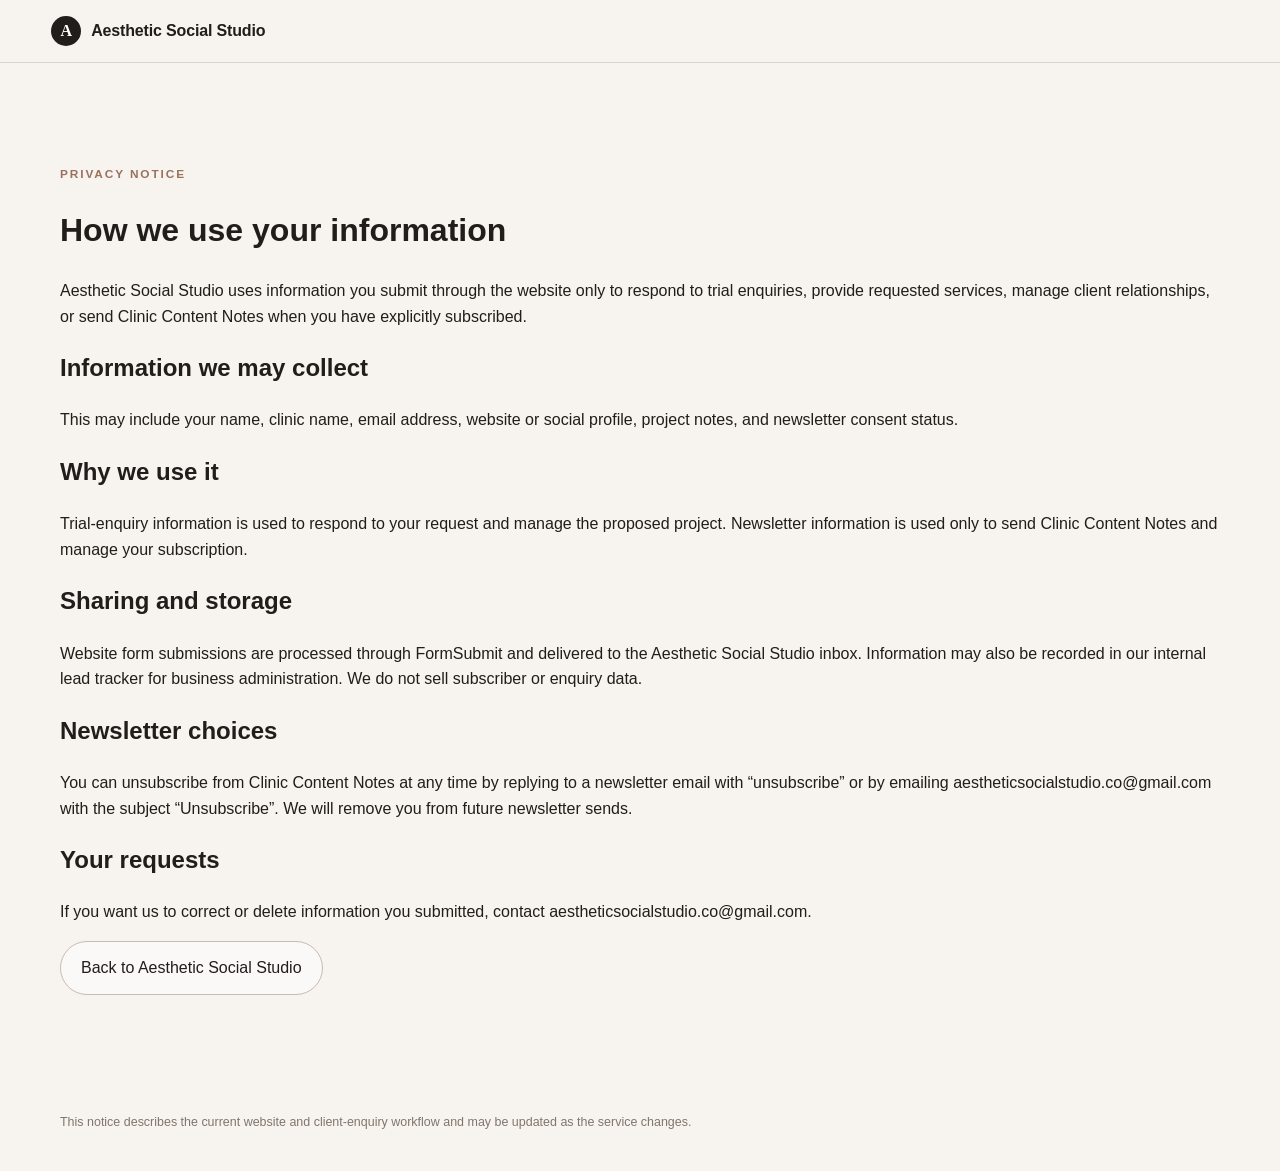
<file: privacy.html>
<!doctype html>
<html lang="en">
<head>
  <meta charset="utf-8">
  <meta name="viewport" content="width=device-width, initial-scale=1">
  <meta name="description" content="Privacy notice for Aesthetic Social Studio.">
  <title>Privacy Notice | Aesthetic Social Studio</title>
  <link rel="stylesheet" href="styles.css">
</head>
<body>
  <header class="site-header">
    <a class="brand" href="./" aria-label="Aesthetic Social Studio home"><span class="brand-mark">A</span><span>Aesthetic Social Studio</span></a>
  </header>
  <main class="section-shell section-block">
    <p class="eyebrow">Privacy notice</p>
    <h1>How we use your information</h1>
    <p>Aesthetic Social Studio uses information you submit through the website only to respond to trial enquiries, provide requested services, manage client relationships, or send Clinic Content Notes when you have explicitly subscribed.</p>
    <h2>Information we may collect</h2>
    <p>This may include your name, clinic name, email address, website or social profile, project notes, and newsletter consent status.</p>
    <h2>Why we use it</h2>
    <p>Trial-enquiry information is used to respond to your request and manage the proposed project. Newsletter information is used only to send Clinic Content Notes and manage your subscription.</p>
    <h2>Sharing and storage</h2>
    <p>Website form submissions are processed through FormSubmit and delivered to the Aesthetic Social Studio inbox. Information may also be recorded in our internal lead tracker for business administration. We do not sell subscriber or enquiry data.</p>
    <h2>Newsletter choices</h2>
    <p>You can unsubscribe from Clinic Content Notes at any time by replying to a newsletter email with “unsubscribe” or by emailing aestheticsocialstudio.co@gmail.com with the subject “Unsubscribe”. We will remove you from future newsletter sends.</p>
    <h2>Your requests</h2>
    <p>If you want us to correct or delete information you submitted, contact aestheticsocialstudio.co@gmail.com.</p>
    <p><a class="button secondary" href="./">Back to Aesthetic Social Studio</a></p>
  </main>
  <footer><div class="section-shell disclaimer">This notice describes the current website and client-enquiry workflow and may be updated as the service changes.</div></footer>
</body>
</html>
</file>
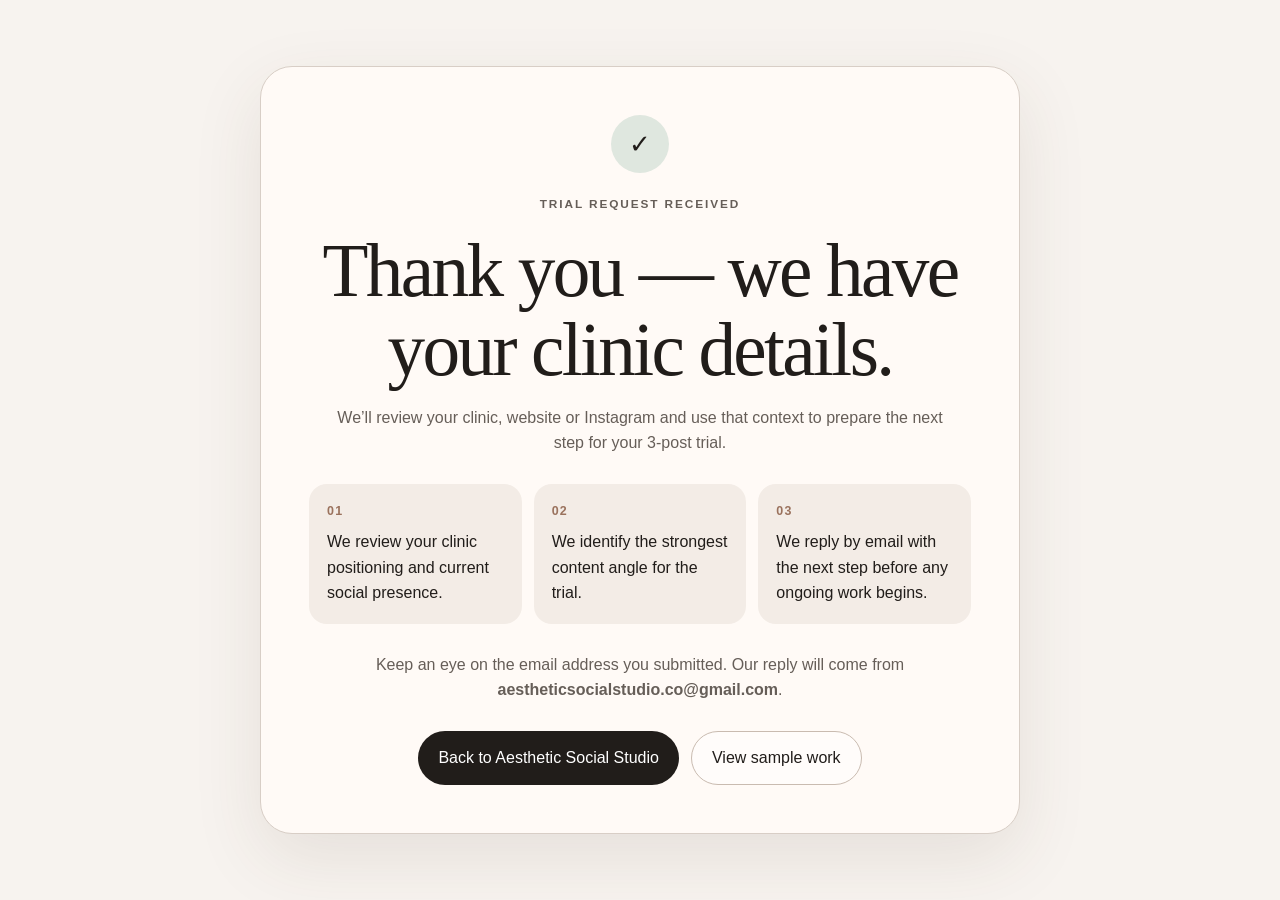
<file: thank-you.html>
<!doctype html>
<html lang="en">
<head>
  <meta charset="utf-8">
  <meta name="viewport" content="width=device-width, initial-scale=1">
  <meta name="robots" content="noindex">
  <meta name="theme-color" content="#f5efe9">
  <title>Thank you | Aesthetic Social Studio</title>
  <link rel="stylesheet" href="styles.css">
  <link rel="stylesheet" href="trial.css">
</head>
<body class="thankyou-page">
  <main class="thankyou-card">
    <div class="thankyou-mark" aria-hidden="true">✓</div>
    <p class="eyebrow">Trial request received</p>
    <h1>Thank you — we have your clinic details.</h1>
    <p>We’ll review your clinic, website or Instagram and use that context to prepare the next step for your 3-post trial.</p>

    <div class="next-steps" aria-label="What happens next">
      <div><strong>01</strong>We review your clinic positioning and current social presence.</div>
      <div><strong>02</strong>We identify the strongest content angle for the trial.</div>
      <div><strong>03</strong>We reply by email with the next step before any ongoing work begins.</div>
    </div>

    <p>Keep an eye on the email address you submitted. Our reply will come from <strong>aestheticsocialstudio.co@gmail.com</strong>.</p>

    <div class="thankyou-actions">
      <a class="button primary" href="./">Back to Aesthetic Social Studio</a>
      <a class="button secondary" href="./#work">View sample work</a>
    </div>
  </main>
</body>
</html>
</file>
<file: styles.css>
*{box-sizing:border-box}html{scroll-behavior:smooth}body{margin:0;font-family:Inter,ui-sans-serif,-apple-system,BlinkMacSystemFont,"Segoe UI",sans-serif;background:#f7f3ef;color:#211d1a;line-height:1.6}img{display:block;width:100%;height:auto}a{color:inherit}.section-shell{width:min(1160px,92%);margin:0 auto}section[id]{scroll-margin-top:88px}.skip-link{position:fixed;left:12px;top:-60px;z-index:100;background:#211d1a;color:#fff;padding:10px 14px;border-radius:10px;text-decoration:none}.skip-link:focus{top:12px}.site-header{position:sticky;top:0;z-index:20;display:flex;justify-content:space-between;align-items:center;padding:16px 4%;background:rgba(247,243,239,.94);backdrop-filter:blur(14px);border-bottom:1px solid rgba(214,202,192,.78)}.brand{display:flex;align-items:center;gap:10px;text-decoration:none;font-weight:750;letter-spacing:-.01em}.brand-mark{display:grid;place-items:center;width:30px;height:30px;border-radius:50%;background:#211d1a;color:#fff;font-family:Georgia,serif}.site-header nav{display:flex;gap:22px;align-items:center}.site-header nav a{text-decoration:none;font-size:.94rem;color:#5f5751}.site-header nav a:hover,.site-header nav a:focus-visible{color:#211d1a}.nav-cta{padding:10px 16px!important;border:1px solid #211d1a;border-radius:999px;color:#211d1a!important}.hero{min-height:78vh;display:grid;grid-template-columns:1.02fr .98fr;gap:54px;align-items:center;padding:68px 0 54px}.eyebrow{text-transform:uppercase;letter-spacing:.16em;font-size:.74rem;font-weight:800;color:#9a725d;margin:0 0 12px}.hero h1,.section-heading h2,.visual-story-copy h2,.offer-inner h2,.final-cta h2{font-family:Georgia,"Times New Roman",serif;font-weight:400;line-height:1.03;letter-spacing:-.035em;margin:.15em 0}.hero h1{font-size:clamp(3.2rem,6.6vw,6.5rem);max-width:820px}.lead{font-size:1.16rem;max-width:650px;color:#665e58}.actions{display:flex;gap:13px;flex-wrap:wrap;margin-top:28px}.button{display:inline-flex;align-items:center;justify-content:center;text-decoration:none;padding:13px 20px;border-radius:999px;font-weight:750;transition:.2s ease;border:0;cursor:pointer;font:inherit}.button:hover{transform:translateY(-1px)}.button:focus-visible,.text-link:focus-visible,.site-header a:focus-visible,input:focus-visible{outline:3px solid #b78a72;outline-offset:3px}.primary{background:#211d1a;color:#fff}.secondary{border:1px solid #c9bbb0;background:rgba(255,255,255,.5)}.mini-proof{display:flex;gap:10px;flex-wrap:wrap;margin-top:24px}.mini-proof span{font-size:.8rem;padding:7px 10px;border:1px solid #ddd2ca;border-radius:999px;color:#70665f;background:rgba(255,255,255,.4)}.hero-visual{position:relative;margin:0;border-radius:32px;overflow:hidden;min-height:590px;background:#dccdc2;box-shadow:0 28px 80px rgba(80,56,43,.12)}.hero-visual img{height:590px;object-fit:cover;object-position:center}.hero-visual:after{content:"";position:absolute;inset:0;background:linear-gradient(to top,rgba(21,18,16,.55),transparent 44%)}.hero-visual figcaption{position:absolute;z-index:2;left:24px;right:24px;bottom:22px;color:#fff;display:flex;flex-direction:column;gap:2px}.hero-visual figcaption strong{font-family:Georgia,serif;font-size:1.45rem;font-weight:400}.hero-visual figcaption span{font-size:.88rem;opacity:.88}.trust-strip{display:flex;justify-content:center;gap:30px;flex-wrap:wrap;padding:21px;border-top:1px solid #ded5cf;border-bottom:1px solid #ded5cf;font-size:.86rem;color:#6c625d;letter-spacing:.02em}.section-block{padding:102px 0}.section-heading{max-width:790px;margin-bottom:44px}.section-heading h2{font-size:clamp(2.5rem,5vw,4.5rem)}.split-heading{display:grid;grid-template-columns:1fr .58fr;gap:48px;max-width:none;align-items:end}.split-heading>p{color:#6e665f;margin-bottom:10px}.portfolio-layout{display:grid;grid-template-columns:1.45fr .78fr;gap:18px}.featured-work{grid-row:span 2;display:grid;grid-template-columns:.85fr 1.15fr;background:#211f1d;color:#fff;border-radius:30px;overflow:hidden;min-height:640px}.featured-copy{padding:38px;display:flex;flex-direction:column;justify-content:flex-end}.featured-copy h3{font-family:Georgia,serif;font-size:clamp(2rem,3.3vw,3.35rem);font-weight:400;line-height:1.08;margin:14px 0}.featured-copy p{color:#d0c8c1}.project-tag{font-size:.75rem;text-transform:uppercase;letter-spacing:.13em;opacity:.72}.text-link{text-decoration:none;font-weight:750;margin-top:18px;display:inline-block}.text-link:hover{text-decoration:underline}.social-preview{position:relative;margin:22px 22px 22px 0;border-radius:22px;background:linear-gradient(155deg,#eee5de 0%,#cab6aa 100%);color:#332b27;padding:30px;display:flex;flex-direction:column;justify-content:space-between;overflow:hidden}.social-preview:before{content:"";position:absolute;width:300px;height:300px;border-radius:50%;background:rgba(255,255,255,.28);right:-90px;top:-75px}.preview-top{display:flex;justify-content:space-between;align-items:center;position:relative;z-index:1;font-weight:800;letter-spacing:.08em}.preview-top small{font-size:.62rem;opacity:.62}.preview-body{position:relative;z-index:1}.preview-index{display:block;font-family:Georgia,serif;font-size:6rem;line-height:.8;color:rgba(50,39,33,.14)}.preview-body h4{font-family:Georgia,serif;font-weight:400;font-size:clamp(2rem,3vw,3.2rem);line-height:1.04;margin:18px 0}.preview-body p{max-width:380px;color:#65564e}.work-card{border-radius:26px;padding:30px;min-height:310px;display:flex;flex-direction:column;background:#e8ded6}.work-card h3{font-family:Georgia,serif;font-size:2rem;font-weight:400;line-height:1.08;margin:18px 0}.work-card p{color:#665e58}.prive-card{background:#e8ded6}.request-card{background:#cbd5ca}.card-number{font-family:Georgia,serif;font-size:3.6rem;line-height:1;color:rgba(33,29,26,.16);margin-bottom:16px}.case-study-grid{display:grid;grid-template-columns:1fr 1fr;gap:22px;margin-top:36px}.case-study{scroll-margin-top:96px;border:1px solid #d8cec6;background:#fffaf6;border-radius:26px;padding:32px;box-shadow:0 18px 45px rgba(71,53,42,.06)}.case-study-meta{display:flex;align-items:center;gap:12px;color:#8c6f5f;font-size:.78rem;text-transform:uppercase;letter-spacing:.12em}.case-study-meta span{display:grid;place-items:center;width:34px;height:34px;border-radius:50%;background:#efe5de;color:#211d1a;font-family:Georgia,serif;font-size:1rem;letter-spacing:0}.case-study h3{font-family:Georgia,serif;font-weight:400;font-size:2.1rem;line-height:1.08;margin:20px 0 12px}.case-study-intro{color:#665e58}.concept-points{display:grid;gap:10px;margin-top:22px}.concept-points>div{display:grid;grid-template-columns:38px 1fr;gap:12px;align-items:start;padding:14px;border-top:1px solid #e5dbd3}.concept-points strong{font-family:Georgia,serif;color:#9a725d}.concept-points p{margin:0;color:#554c47}.concept-caption,.concept-quote{margin-top:24px;padding:22px;border-radius:18px;background:#eee3db;font-family:Georgia,serif;font-size:1.25rem;line-height:1.35}.concept-quote{font-size:clamp(1.6rem,3vw,2.35rem);background:#dfe7df}.compact{margin-top:14px}.visual-story{display:grid;grid-template-columns:1.08fr .92fr;gap:0;border-radius:30px;overflow:hidden;background:#ded2c9;margin-bottom:96px;box-shadow:0 25px 65px rgba(76,55,42,.08)}.visual-story-image img{height:100%;min-height:520px;object-fit:cover}.visual-story-copy{padding:58px;display:flex;flex-direction:column;justify-content:center}.visual-story-copy h2{font-size:clamp(2.4rem,4.2vw,4rem)}.visual-story-copy p:not(.eyebrow){color:#615951}.principles{display:flex;gap:10px;flex-wrap:wrap;margin-top:22px}.principles span{padding:9px 13px;border:1px solid rgba(54,47,43,.22);border-radius:999px;font-size:.82rem}.services-section{background:#fffdfb}.services-grid{display:grid;grid-template-columns:repeat(4,1fr);gap:16px}.services-grid article{padding:30px 24px;border-top:1px solid #cfc7c1;background:#faf7f4}.services-grid article span{font-size:.72rem;color:#a17a65;letter-spacing:.12em;font-weight:800}.services-grid h3{font-family:Georgia,serif;font-size:1.55rem;font-weight:400;margin:18px 0 10px}.services-grid p{color:#6b625c}.process-grid{display:grid;grid-template-columns:repeat(3,1fr);gap:24px}.process-grid article{padding:30px;border:1px solid #d8cec6;border-radius:20px;background:rgba(255,255,255,.35)}.process-grid strong{font-size:.75rem;color:#9a725d;letter-spacing:.12em}.process-grid h3{font-family:Georgia,serif;font-weight:400;font-size:1.75rem;margin:24px 0 8px}.process-grid p{color:#6b625c}.newsletter-section{background:#dfe7df;padding:92px 0}.newsletter-inner{display:grid;grid-template-columns:.9fr 1.1fr;gap:58px;align-items:start}.newsletter-copy h2{font-family:Georgia,"Times New Roman",serif;font-weight:400;font-size:clamp(2.6rem,4.8vw,4.6rem);line-height:1.04;letter-spacing:-.035em;margin:.15em 0}.newsletter-copy>p:not(.eyebrow){color:#5d665e;max-width:560px}.newsletter-points{display:flex;gap:10px;flex-wrap:wrap;margin-top:24px}.newsletter-points span{padding:8px 12px;border:1px solid rgba(35,48,37,.18);border-radius:999px;font-size:.8rem}.newsletter-form{background:#fffaf6;border:1px solid rgba(57,70,59,.14);border-radius:28px;padding:30px;box-shadow:0 22px 50px rgba(50,62,52,.08)}.newsletter-form label{display:grid;gap:7px;font-size:.82rem;font-weight:750;color:#524d49;margin-bottom:16px}.newsletter-form input[type=text],.newsletter-form input[type=email]{width:100%;border:1px solid #d7cec7;border-radius:14px;padding:13px 14px;background:#fff;color:#211d1a;font:inherit}.form-row{display:grid;grid-template-columns:1fr 1fr;gap:14px}.consent-row{grid-template-columns:20px 1fr!important;align-items:start;gap:10px!important;font-weight:500!important;color:#655e58!important}.consent-row input{margin-top:4px}.newsletter-submit{width:100%;margin-top:4px}.form-note{font-size:.78rem;color:#766d66;margin:12px 0 0}.newsletter-status{min-height:1.4em;font-size:.9rem;font-weight:700;color:#3f5943;margin:12px 0 0}.offer-section{background:#24211f;color:#fff}.offer-inner{display:grid;grid-template-columns:1fr .82fr;gap:70px;padding:94px 0;align-items:center}.offer-inner h2{font-size:clamp(2.7rem,5vw,4.9rem)}.offer-copy>p:not(.eyebrow){color:#d4cbc4;max-width:580px}.offer-card{background:#f4eee9;color:#211d1a;padding:38px;border-radius:26px}.offer-card>span{font-size:.78rem;text-transform:uppercase;letter-spacing:.12em;color:#8b6d5e;font-weight:800}.price{font-family:Georgia,serif;font-size:3.5rem;margin:12px 0}.price small{font-family:Inter,sans-serif;font-size:1rem}.offer-card ul{padding-left:20px;color:#625a54;margin:20px 0 28px}.light-button{background:#fff;color:#211d1a;border:1px solid #ded4cc}.pricing-note{display:block;color:#766b64;margin-top:14px;line-height:1.45}.final-cta{text-align:center;padding:115px 0;scroll-margin-top:90px}.final-cta h2{font-size:clamp(2.7rem,5vw,4.7rem);max-width:920px;margin:0 auto 18px}.final-cta>p:not(.eyebrow){color:#6c625d;margin-bottom:28px}.contact-card{max-width:760px;margin:34px auto 0;padding:28px;border:1px solid #d8cec6;border-radius:24px;background:rgba(255,255,255,.62);box-shadow:0 20px 50px rgba(80,56,43,.08)}.contact-email{display:flex;flex-direction:column;gap:4px}.contact-email span{font-size:.75rem;text-transform:uppercase;letter-spacing:.12em;color:#9a725d;font-weight:800}.contact-email strong{font-size:clamp(1rem,3vw,1.35rem);overflow-wrap:anywhere}.contact-actions{display:flex;gap:12px;justify-content:center;flex-wrap:wrap;margin-top:22px}.contact-help{margin:14px 0 0!important;color:#756a63!important;font-size:.9rem}.copy-status{min-height:1.4em;margin:8px 0 0!important;color:#6c625d;font-size:.9rem}.footer-inner{display:grid;grid-template-columns:1fr auto auto;gap:28px;align-items:start;padding:34px 0 22px;border-top:1px solid #d8d0ca;font-size:.82rem;color:#6c625d}.footer-inner>div:first-child{display:flex;flex-direction:column;gap:4px}.footer-inner strong{color:#211d1a}.footer-links{display:flex;gap:16px}.footer-links a{text-decoration:none}.footer-links a:hover{text-decoration:underline}.disclaimer{padding:0 0 28px;color:#81756d;font-size:.78rem}footer{padding-bottom:10px}@media(max-width:980px){.hero{grid-template-columns:1fr;gap:34px}.hero-visual{min-height:480px}.hero-visual img{height:480px}.split-heading{grid-template-columns:1fr;gap:18px}.portfolio-layout{grid-template-columns:1fr}.featured-work{grid-row:auto;grid-template-columns:1fr 1fr;min-height:520px}.case-study-grid{grid-template-columns:1fr}.visual-story{grid-template-columns:1fr}.visual-story-image img{min-height:420px}.services-grid{grid-template-columns:repeat(2,1fr)}.newsletter-inner{grid-template-columns:1fr}.footer-inner{grid-template-columns:1fr 1fr}}@media(max-width:720px){.site-header nav a:not(.nav-cta){display:none}.brand span:last-child{font-size:.9rem}.hero{padding:48px 0}.hero h1{font-size:clamp(3rem,15vw,4.7rem)}.hero-visual,.hero-visual img{min-height:400px;height:400px}.featured-work{grid-template-columns:1fr}.social-preview{min-height:460px;margin:0 18px 18px}.services-grid,.process-grid{grid-template-columns:1fr}.section-block{padding:72px 0}.case-study{padding:24px}.visual-story{margin-bottom:70px}.visual-story-copy{padding:34px}.newsletter-section{padding:70px 0}.newsletter-form{padding:22px}.form-row{grid-template-columns:1fr}.offer-inner{grid-template-columns:1fr;gap:30px;padding:72px 0}.footer-inner{grid-template-columns:1fr}.footer-links{flex-wrap:wrap}.final-cta{padding:80px 0}.button{width:100%}.actions,.contact-actions{flex-direction:column}}
</file>
<file: trial.css>
.trial-section{padding-top:105px}.trial-form{max-width:880px;margin:38px auto 0;padding:30px;border:1px solid #d8cec6;border-radius:28px;background:#fffaf6;box-shadow:0 20px 50px rgba(80,56,43,.08);text-align:left}.trial-grid{display:grid;grid-template-columns:1fr 1fr;gap:16px}.trial-form label{display:grid;gap:7px;font-size:.82rem;font-weight:750;color:#524d49}.trial-form input,.trial-form textarea{width:100%;border:1px solid #d7cec7;border-radius:14px;padding:13px 14px;background:#fff;color:#211d1a;font:inherit}.trial-form textarea{resize:vertical;min-height:130px}.trial-wide{grid-column:1/-1}.trial-consent{margin:20px 0 16px}.trial-submit{width:100%}.contact-fallback{max-width:760px;margin:22px auto 0;padding:20px;border:1px dashed #cfc2b8;border-radius:18px;display:flex;align-items:center;justify-content:center;gap:12px;flex-wrap:wrap}.contact-fallback span{color:#766d66}.contact-fallback strong{overflow-wrap:anywhere}.contact-fallback .button{width:auto}.thankyou-page{min-height:100vh;display:grid;place-items:center;padding:40px 20px;background:#f7f3ef}.thankyou-card{width:min(760px,100%);background:#fffaf6;border:1px solid #d8cec6;border-radius:32px;padding:48px;box-shadow:0 24px 70px rgba(80,56,43,.10);text-align:center}.thankyou-mark{display:grid;place-items:center;width:58px;height:58px;border-radius:50%;margin:0 auto 22px;background:#dfe7df;font-size:1.6rem}.thankyou-card h1{font-family:Georgia,"Times New Roman",serif;font-size:clamp(2.6rem,6vw,4.7rem);font-weight:400;line-height:1.04;letter-spacing:-.035em;margin:0 0 16px}.thankyou-card p{color:#665e58;max-width:620px;margin:0 auto 18px}.next-steps{display:grid;grid-template-columns:repeat(3,1fr);gap:12px;margin:28px 0;text-align:left}.next-steps div{padding:18px;border-radius:18px;background:#f3ece6}.next-steps strong{display:block;font-size:.78rem;text-transform:uppercase;letter-spacing:.10em;color:#9a725d;margin-bottom:7px}.thankyou-actions{display:flex;gap:12px;justify-content:center;flex-wrap:wrap;margin-top:28px}@media(max-width:720px){.trial-grid,.next-steps{grid-template-columns:1fr}.trial-wide{grid-column:auto}.trial-form,.thankyou-card{padding:22px}.contact-fallback{flex-direction:column}.contact-fallback .button{width:100%}.thankyou-actions{flex-direction:column}.thankyou-actions .button{width:100%}}
</file>
